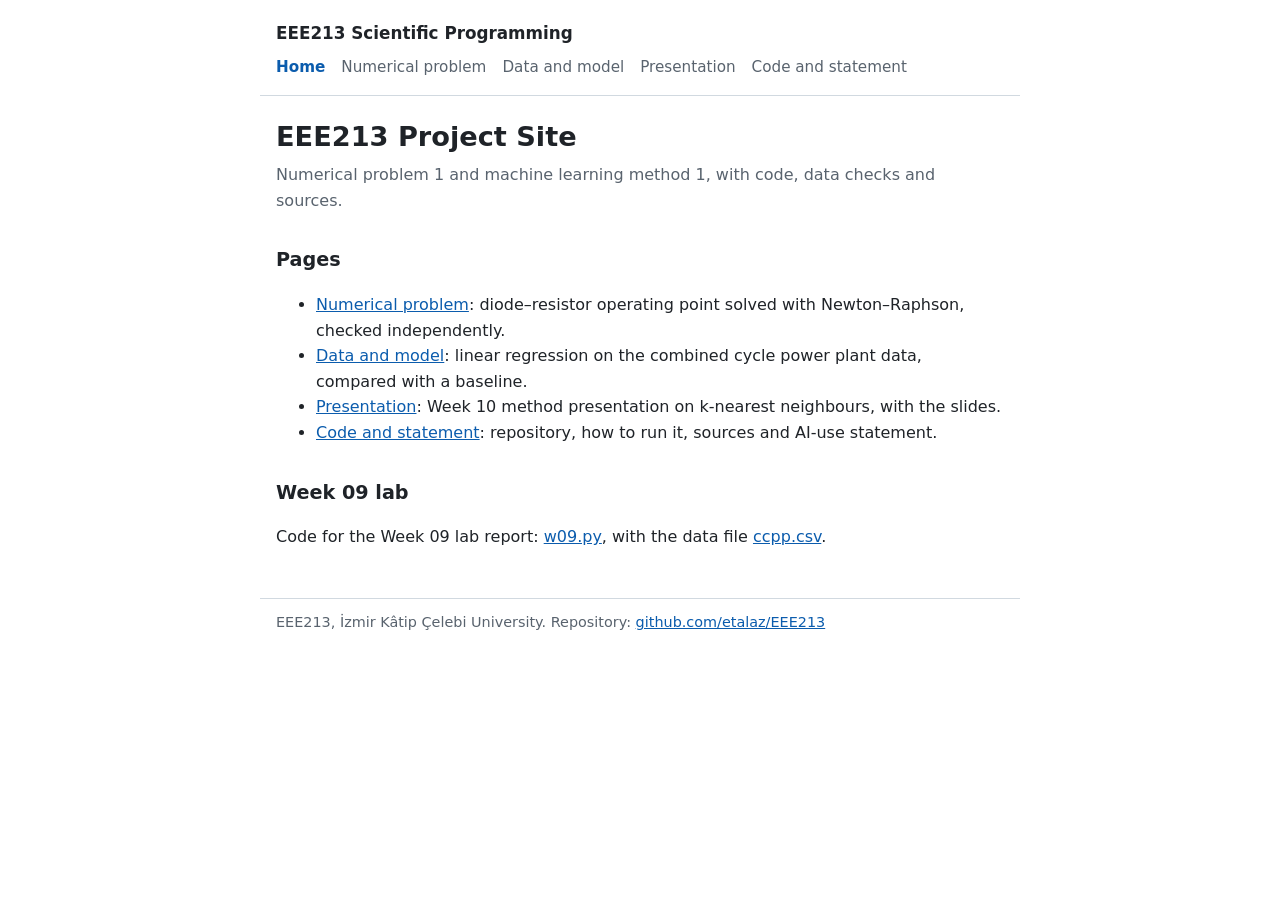
<file: index.html>
<!doctype html>
<html lang="en">
<head>
<meta charset="utf-8">
<meta name="viewport" content="width=device-width, initial-scale=1">
<title>EEE213 Project</title>
<link rel="stylesheet" href="style.css">
</head>
<body>
<header>
  <p class="site-title">EEE213 Scientific Programming</p>
  <nav>
    <a href="index.html" aria-current="page">Home</a>
    <a href="numerical.html">Numerical problem</a>
    <a href="model.html">Data and model</a>
    <a href="presentation.html">Presentation</a>
    <a href="code.html">Code and statement</a>
  </nav>
</header>
<main>
  <h1>EEE213 Project Site</h1>
  <p class="lead">Numerical problem 1 and machine learning method 1, with code, data checks and sources.</p>

  <h2>Pages</h2>
  <ul>
    <li><a href="numerical.html">Numerical problem</a>: diode–resistor operating point solved with Newton–Raphson, checked independently.</li>
    <li><a href="model.html">Data and model</a>: linear regression on the combined cycle power plant data, compared with a baseline.</li>
    <li><a href="presentation.html">Presentation</a>: Week 10 method presentation on k-nearest neighbours, with the slides.</li>
    <li><a href="code.html">Code and statement</a>: repository, how to run it, sources and AI-use statement.</li>
  </ul>

  <h2>Week 09 lab</h2>
  <p>Code for the Week 09 lab report: <a href="w09.py">w09.py</a>, with the data file <a href="ccpp.csv">ccpp.csv</a>.</p>
</main>
<footer>EEE213, İzmir Kâtip Çelebi University. Repository: <a href="https://github.com/etalaz/EEE213">github.com/etalaz/EEE213</a></footer>
</body>
</html>
</file>
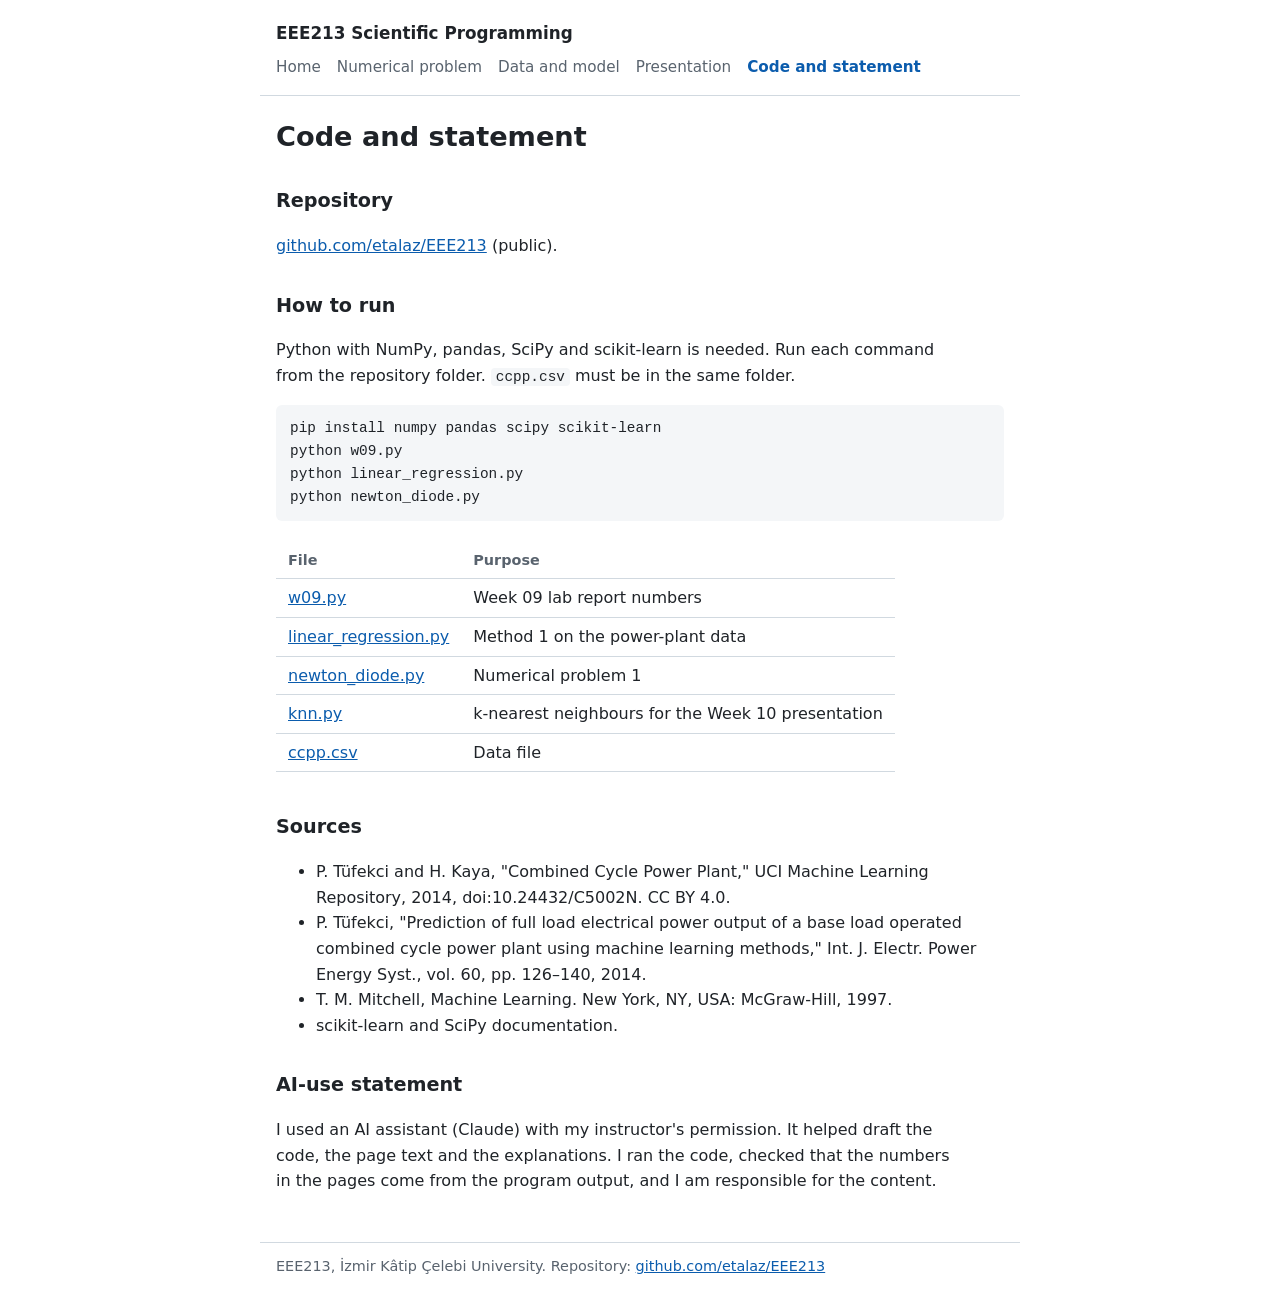
<file: code.html>
<!doctype html>
<html lang="en">
<head>
<meta charset="utf-8">
<meta name="viewport" content="width=device-width, initial-scale=1">
<title>Code and statement</title>
<link rel="stylesheet" href="style.css">
</head>
<body>
<header>
  <p class="site-title">EEE213 Scientific Programming</p>
  <nav>
    <a href="index.html">Home</a>
    <a href="numerical.html">Numerical problem</a>
    <a href="model.html">Data and model</a>
    <a href="presentation.html">Presentation</a>
    <a href="code.html" aria-current="page">Code and statement</a>
  </nav>
</header>
<main>
  <h1>Code and statement</h1>

  <h2>Repository</h2>
  <p><a href="https://github.com/etalaz/EEE213">github.com/etalaz/EEE213</a> (public).</p>

  <h2>How to run</h2>
  <p>Python with NumPy, pandas, SciPy and scikit-learn is needed. Run each command from the repository folder. <code>ccpp.csv</code> must be in the same folder.</p>
<pre><code>pip install numpy pandas scipy scikit-learn
python w09.py
python linear_regression.py
python newton_diode.py</code></pre>
  <div class="table-wrap">
  <table>
    <tr><th>File</th><th>Purpose</th></tr>
    <tr><td><a href="w09.py">w09.py</a></td><td>Week 09 lab report numbers</td></tr>
    <tr><td><a href="linear_regression.py">linear_regression.py</a></td><td>Method 1 on the power-plant data</td></tr>
    <tr><td><a href="newton_diode.py">newton_diode.py</a></td><td>Numerical problem 1</td></tr>
    <tr><td><a href="knn.py">knn.py</a></td><td>k-nearest neighbours for the Week 10 presentation</td></tr>
    <tr><td><a href="ccpp.csv">ccpp.csv</a></td><td>Data file</td></tr>
  </table>
  </div>

  <h2>Sources</h2>
  <ul>
    <li>P. Tüfekci and H. Kaya, "Combined Cycle Power Plant," UCI Machine Learning Repository, 2014, doi:10.24432/C5002N. CC BY 4.0.</li>
    <li>P. Tüfekci, "Prediction of full load electrical power output of a base load operated combined cycle power plant using machine learning methods," Int. J. Electr. Power Energy Syst., vol. 60, pp. 126–140, 2014.</li>
    <li>T. M. Mitchell, Machine Learning. New York, NY, USA: McGraw-Hill, 1997.</li>
    <li>scikit-learn and SciPy documentation.</li>
  </ul>

  <h2>AI-use statement</h2>
  <p>I used an AI assistant (Claude) with my instructor's permission. It helped draft the code, the page text and the explanations. I ran the code, checked that the numbers in the pages come from the program output, and I am responsible for the content.</p>
</main>
<footer>EEE213, İzmir Kâtip Çelebi University. Repository: <a href="https://github.com/etalaz/EEE213">github.com/etalaz/EEE213</a></footer>
</body>
</html>
</file>
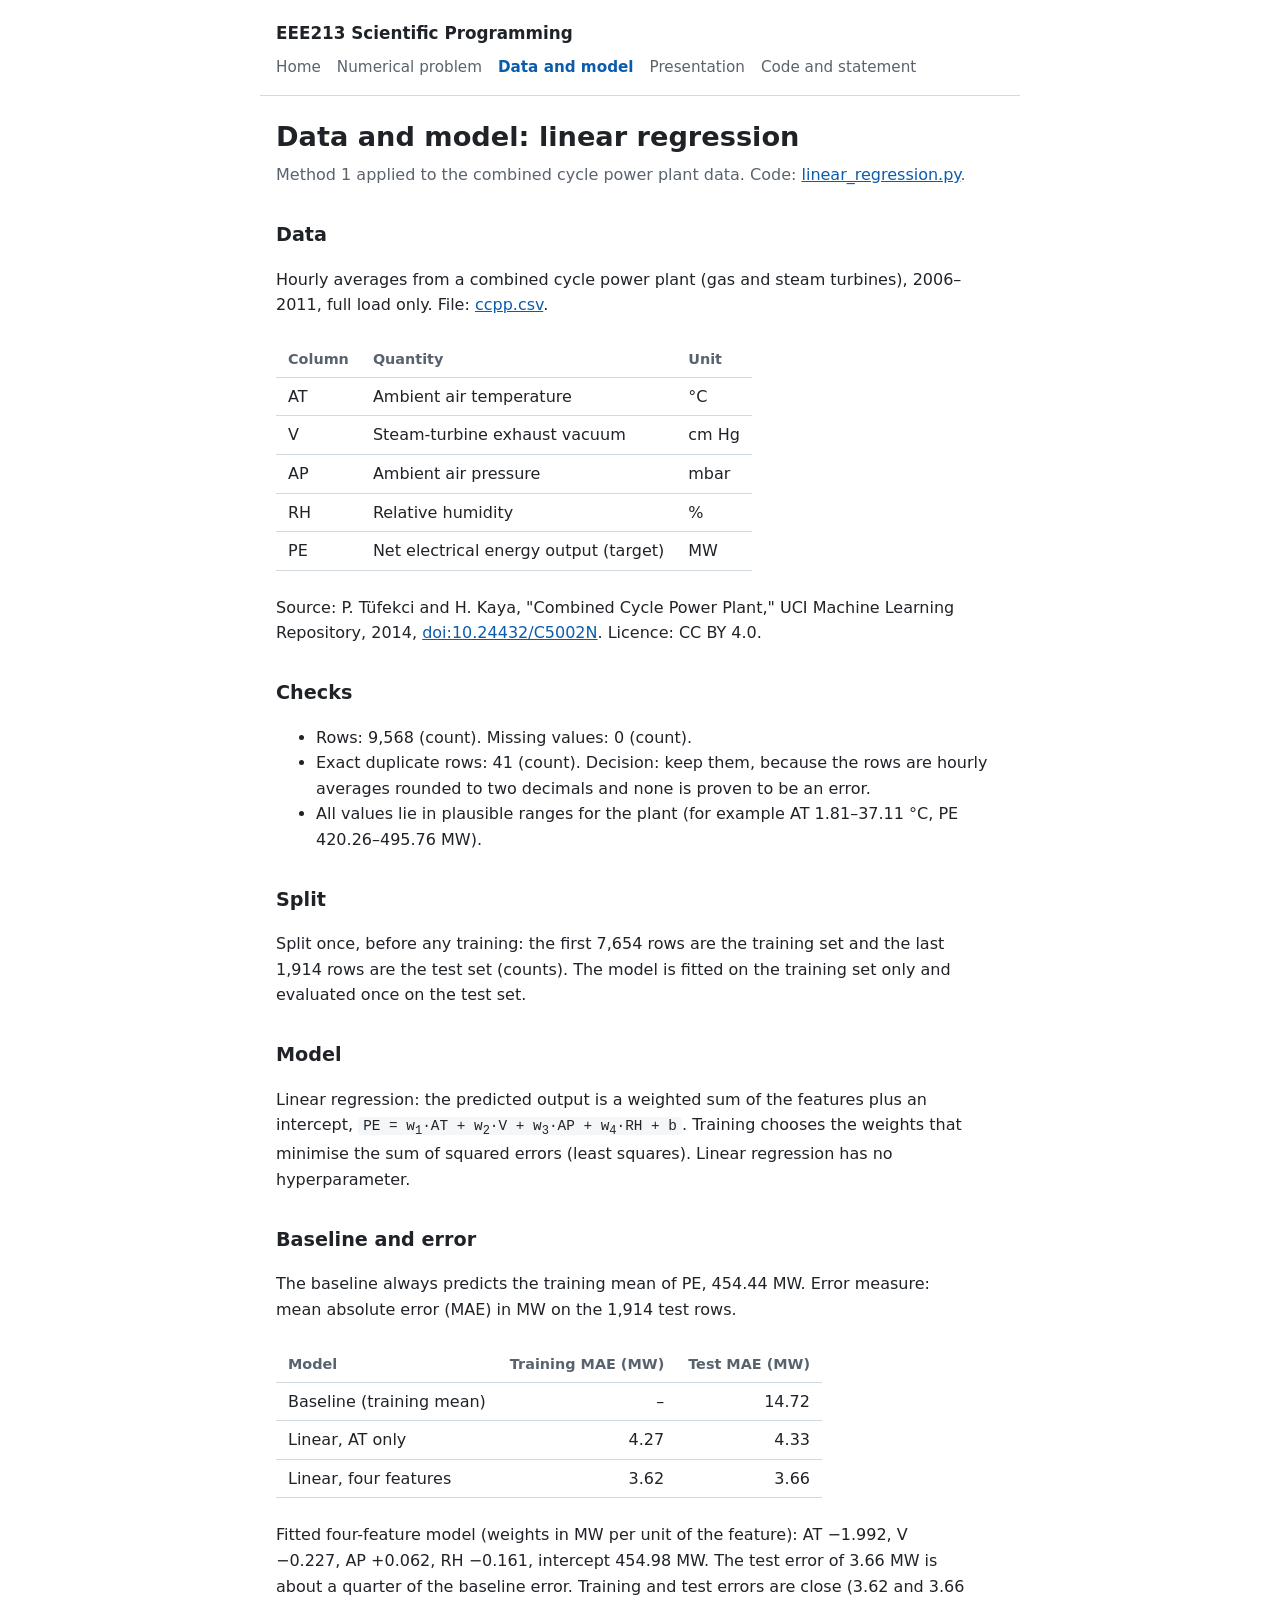
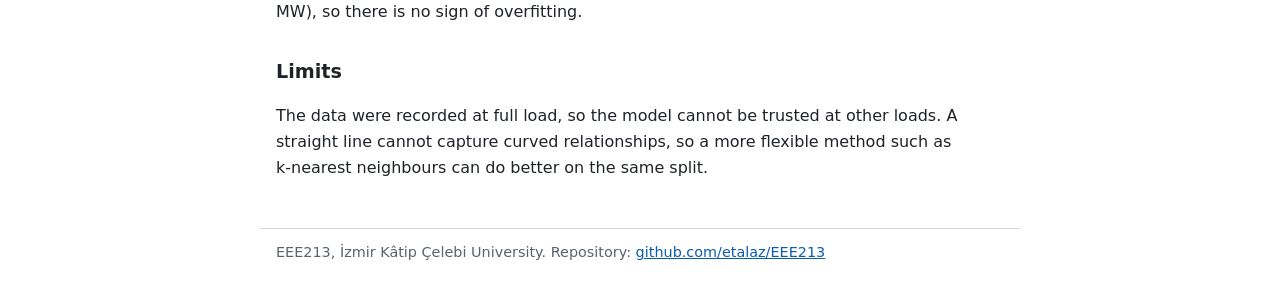
<file: model.html>
<!doctype html>
<html lang="en">
<head>
<meta charset="utf-8">
<meta name="viewport" content="width=device-width, initial-scale=1">
<title>Data and model</title>
<link rel="stylesheet" href="style.css">
</head>
<body>
<header>
  <p class="site-title">EEE213 Scientific Programming</p>
  <nav>
    <a href="index.html">Home</a>
    <a href="numerical.html">Numerical problem</a>
    <a href="model.html" aria-current="page">Data and model</a>
    <a href="presentation.html">Presentation</a>
    <a href="code.html">Code and statement</a>
  </nav>
</header>
<main>
  <h1>Data and model: linear regression</h1>
  <p class="lead">Method 1 applied to the combined cycle power plant data. Code: <a href="linear_regression.py">linear_regression.py</a>.</p>

  <h2>Data</h2>
  <p>Hourly averages from a combined cycle power plant (gas and steam turbines), 2006–2011, full load only. File: <a href="ccpp.csv">ccpp.csv</a>.</p>
  <div class="table-wrap">
  <table>
    <tr><th>Column</th><th>Quantity</th><th>Unit</th></tr>
    <tr><td>AT</td><td>Ambient air temperature</td><td>°C</td></tr>
    <tr><td>V</td><td>Steam-turbine exhaust vacuum</td><td>cm Hg</td></tr>
    <tr><td>AP</td><td>Ambient air pressure</td><td>mbar</td></tr>
    <tr><td>RH</td><td>Relative humidity</td><td>%</td></tr>
    <tr><td>PE</td><td>Net electrical energy output (target)</td><td>MW</td></tr>
  </table>
  </div>
  <p>Source: P. Tüfekci and H. Kaya, "Combined Cycle Power Plant," UCI Machine Learning Repository, 2014, <a href="https://doi.org/10.24432/C5002N">doi:10.24432/C5002N</a>. Licence: CC BY 4.0.</p>

  <h2>Checks</h2>
  <ul>
    <li>Rows: 9,568 (count). Missing values: 0 (count).</li>
    <li>Exact duplicate rows: 41 (count). Decision: keep them, because the rows are hourly averages rounded to two decimals and none is proven to be an error.</li>
    <li>All values lie in plausible ranges for the plant (for example AT 1.81–37.11 °C, PE 420.26–495.76 MW).</li>
  </ul>

  <h2>Split</h2>
  <p>Split once, before any training: the first 7,654 rows are the training set and the last 1,914 rows are the test set (counts). The model is fitted on the training set only and evaluated once on the test set.</p>

  <h2>Model</h2>
  <p>Linear regression: the predicted output is a weighted sum of the features plus an intercept, <code>PE = w<sub>1</sub>·AT + w<sub>2</sub>·V + w<sub>3</sub>·AP + w<sub>4</sub>·RH + b</code>. Training chooses the weights that minimise the sum of squared errors (least squares). Linear regression has no hyperparameter.</p>

  <h2>Baseline and error</h2>
  <p>The baseline always predicts the training mean of PE, 454.44 MW. Error measure: mean absolute error (MAE) in MW on the 1,914 test rows.</p>
  <div class="table-wrap">
  <table>
    <tr><th>Model</th><th class="num">Training MAE (MW)</th><th class="num">Test MAE (MW)</th></tr>
    <tr><td>Baseline (training mean)</td><td class="num">–</td><td class="num">14.72</td></tr>
    <tr><td>Linear, AT only</td><td class="num">4.27</td><td class="num">4.33</td></tr>
    <tr><td>Linear, four features</td><td class="num">3.62</td><td class="num">3.66</td></tr>
  </table>
  </div>
  <p>Fitted four-feature model (weights in MW per unit of the feature): AT −1.992, V −0.227, AP +0.062, RH −0.161, intercept 454.98 MW. The test error of 3.66 MW is about a quarter of the baseline error. Training and test errors are close (3.62 and 3.66 MW), so there is no sign of overfitting.</p>

  <h2>Limits</h2>
  <p>The data were recorded at full load, so the model cannot be trusted at other loads. A straight line cannot capture curved relationships, so a more flexible method such as k-nearest neighbours can do better on the same split.</p>
</main>
<footer>EEE213, İzmir Kâtip Çelebi University. Repository: <a href="https://github.com/etalaz/EEE213">github.com/etalaz/EEE213</a></footer>
</body>
</html>
</file>
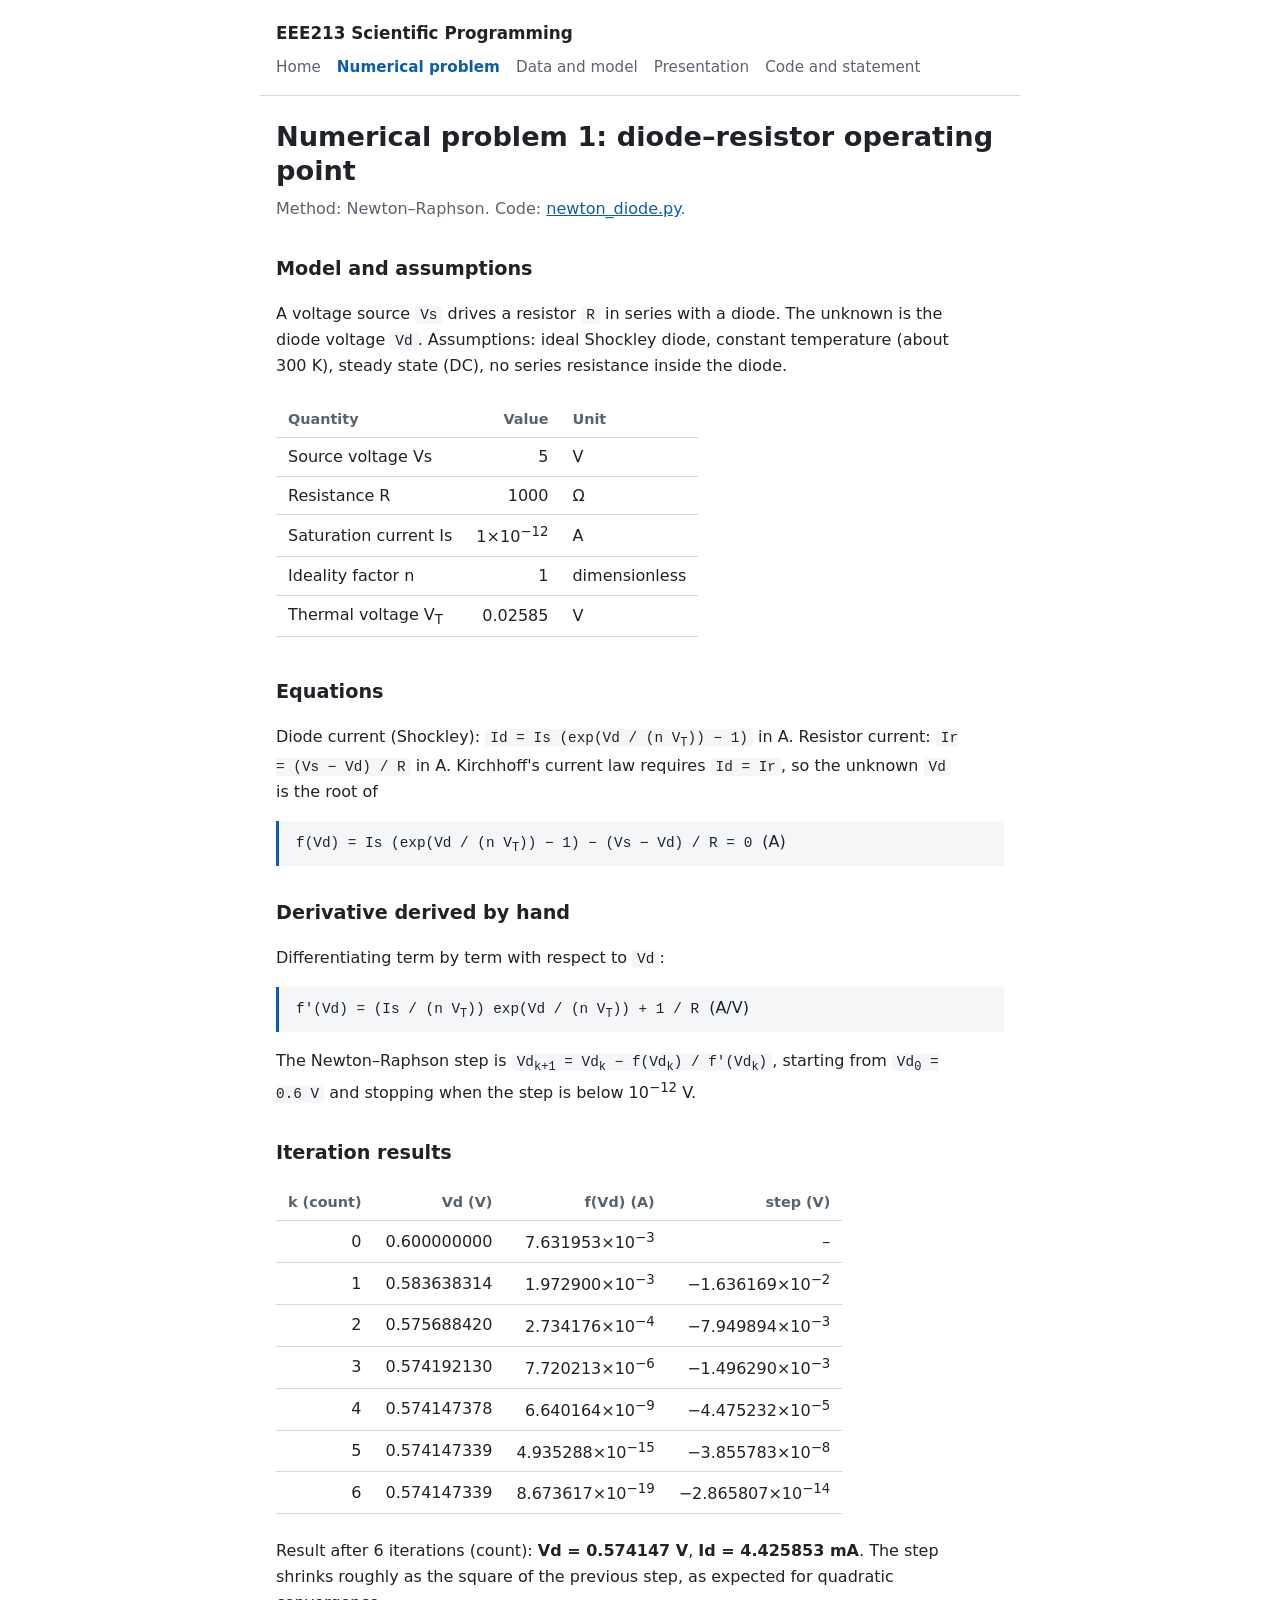
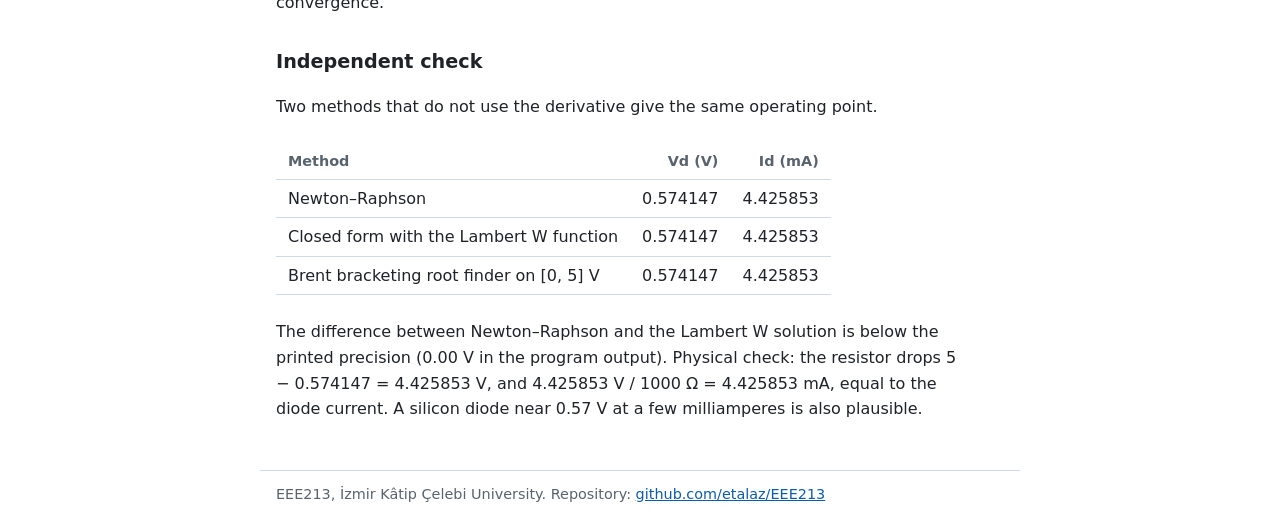
<file: numerical.html>
<!doctype html>
<html lang="en">
<head>
<meta charset="utf-8">
<meta name="viewport" content="width=device-width, initial-scale=1">
<title>Numerical problem</title>
<link rel="stylesheet" href="style.css">
</head>
<body>
<header>
  <p class="site-title">EEE213 Scientific Programming</p>
  <nav>
    <a href="index.html">Home</a>
    <a href="numerical.html" aria-current="page">Numerical problem</a>
    <a href="model.html">Data and model</a>
    <a href="presentation.html">Presentation</a>
    <a href="code.html">Code and statement</a>
  </nav>
</header>
<main>
  <h1>Numerical problem 1: diode–resistor operating point</h1>
  <p class="lead">Method: Newton–Raphson. Code: <a href="newton_diode.py">newton_diode.py</a>.</p>

  <h2>Model and assumptions</h2>
  <p>A voltage source <code>Vs</code> drives a resistor <code>R</code> in series with a diode. The unknown is the diode voltage <code>Vd</code>. Assumptions: ideal Shockley diode, constant temperature (about 300 K), steady state (DC), no series resistance inside the diode.</p>
  <div class="table-wrap">
  <table>
    <tr><th>Quantity</th><th class="num">Value</th><th>Unit</th></tr>
    <tr><td>Source voltage Vs</td><td class="num">5</td><td>V</td></tr>
    <tr><td>Resistance R</td><td class="num">1000</td><td>Ω</td></tr>
    <tr><td>Saturation current Is</td><td class="num">1×10<sup>−12</sup></td><td>A</td></tr>
    <tr><td>Ideality factor n</td><td class="num">1</td><td>dimensionless</td></tr>
    <tr><td>Thermal voltage V<sub>T</sub></td><td class="num">0.02585</td><td>V</td></tr>
  </table>
  </div>

  <h2>Equations</h2>
  <p>Diode current (Shockley): <code>Id = Is (exp(Vd / (n V<sub>T</sub>)) − 1)</code> in A. Resistor current: <code>Ir = (Vs − Vd) / R</code> in A. Kirchhoff's current law requires <code>Id = Ir</code>, so the unknown <code>Vd</code> is the root of</p>
  <div class="eq"><code>f(Vd) = Is (exp(Vd / (n V<sub>T</sub>)) − 1) − (Vs − Vd) / R = 0</code> (A)</div>

  <h2>Derivative derived by hand</h2>
  <p>Differentiating term by term with respect to <code>Vd</code>:</p>
  <div class="eq"><code>f′(Vd) = (Is / (n V<sub>T</sub>)) exp(Vd / (n V<sub>T</sub>)) + 1 / R</code> (A/V)</div>
  <p>The Newton–Raphson step is <code>Vd<sub>k+1</sub> = Vd<sub>k</sub> − f(Vd<sub>k</sub>) / f′(Vd<sub>k</sub>)</code>, starting from <code>Vd<sub>0</sub> = 0.6 V</code> and stopping when the step is below 10<sup>−12</sup> V.</p>

  <h2>Iteration results</h2>
  <div class="table-wrap">
  <table>
    <tr><th class="num">k (count)</th><th class="num">Vd (V)</th><th class="num">f(Vd) (A)</th><th class="num">step (V)</th></tr>
    <tr><td class="num">0</td><td class="num">0.600000000</td><td class="num">7.631953×10<sup>−3</sup></td><td class="num">–</td></tr>
    <tr><td class="num">1</td><td class="num">0.583638314</td><td class="num">1.972900×10<sup>−3</sup></td><td class="num">−1.636169×10<sup>−2</sup></td></tr>
    <tr><td class="num">2</td><td class="num">0.575688420</td><td class="num">2.734176×10<sup>−4</sup></td><td class="num">−7.949894×10<sup>−3</sup></td></tr>
    <tr><td class="num">3</td><td class="num">0.574192130</td><td class="num">7.720213×10<sup>−6</sup></td><td class="num">−1.496290×10<sup>−3</sup></td></tr>
    <tr><td class="num">4</td><td class="num">0.574147378</td><td class="num">6.640164×10<sup>−9</sup></td><td class="num">−4.475232×10<sup>−5</sup></td></tr>
    <tr><td class="num">5</td><td class="num">0.574147339</td><td class="num">4.935288×10<sup>−15</sup></td><td class="num">−3.855783×10<sup>−8</sup></td></tr>
    <tr><td class="num">6</td><td class="num">0.574147339</td><td class="num">8.673617×10<sup>−19</sup></td><td class="num">−2.865807×10<sup>−14</sup></td></tr>
  </table>
  </div>
  <p>Result after 6 iterations (count): <strong>Vd = 0.574147 V</strong>, <strong>Id = 4.425853 mA</strong>. The step shrinks roughly as the square of the previous step, as expected for quadratic convergence.</p>

  <h2>Independent check</h2>
  <p>Two methods that do not use the derivative give the same operating point.</p>
  <div class="table-wrap">
  <table>
    <tr><th>Method</th><th class="num">Vd (V)</th><th class="num">Id (mA)</th></tr>
    <tr><td>Newton–Raphson</td><td class="num">0.574147</td><td class="num">4.425853</td></tr>
    <tr><td>Closed form with the Lambert W function</td><td class="num">0.574147</td><td class="num">4.425853</td></tr>
    <tr><td>Brent bracketing root finder on [0, 5] V</td><td class="num">0.574147</td><td class="num">4.425853</td></tr>
  </table>
  </div>
  <p>The difference between Newton–Raphson and the Lambert W solution is below the printed precision (0.00 V in the program output). Physical check: the resistor drops 5 − 0.574147 = 4.425853 V, and 4.425853 V / 1000 Ω = 4.425853 mA, equal to the diode current. A silicon diode near 0.57 V at a few milliamperes is also plausible.</p>
</main>
<footer>EEE213, İzmir Kâtip Çelebi University. Repository: <a href="https://github.com/etalaz/EEE213">github.com/etalaz/EEE213</a></footer>
</body>
</html>
</file>
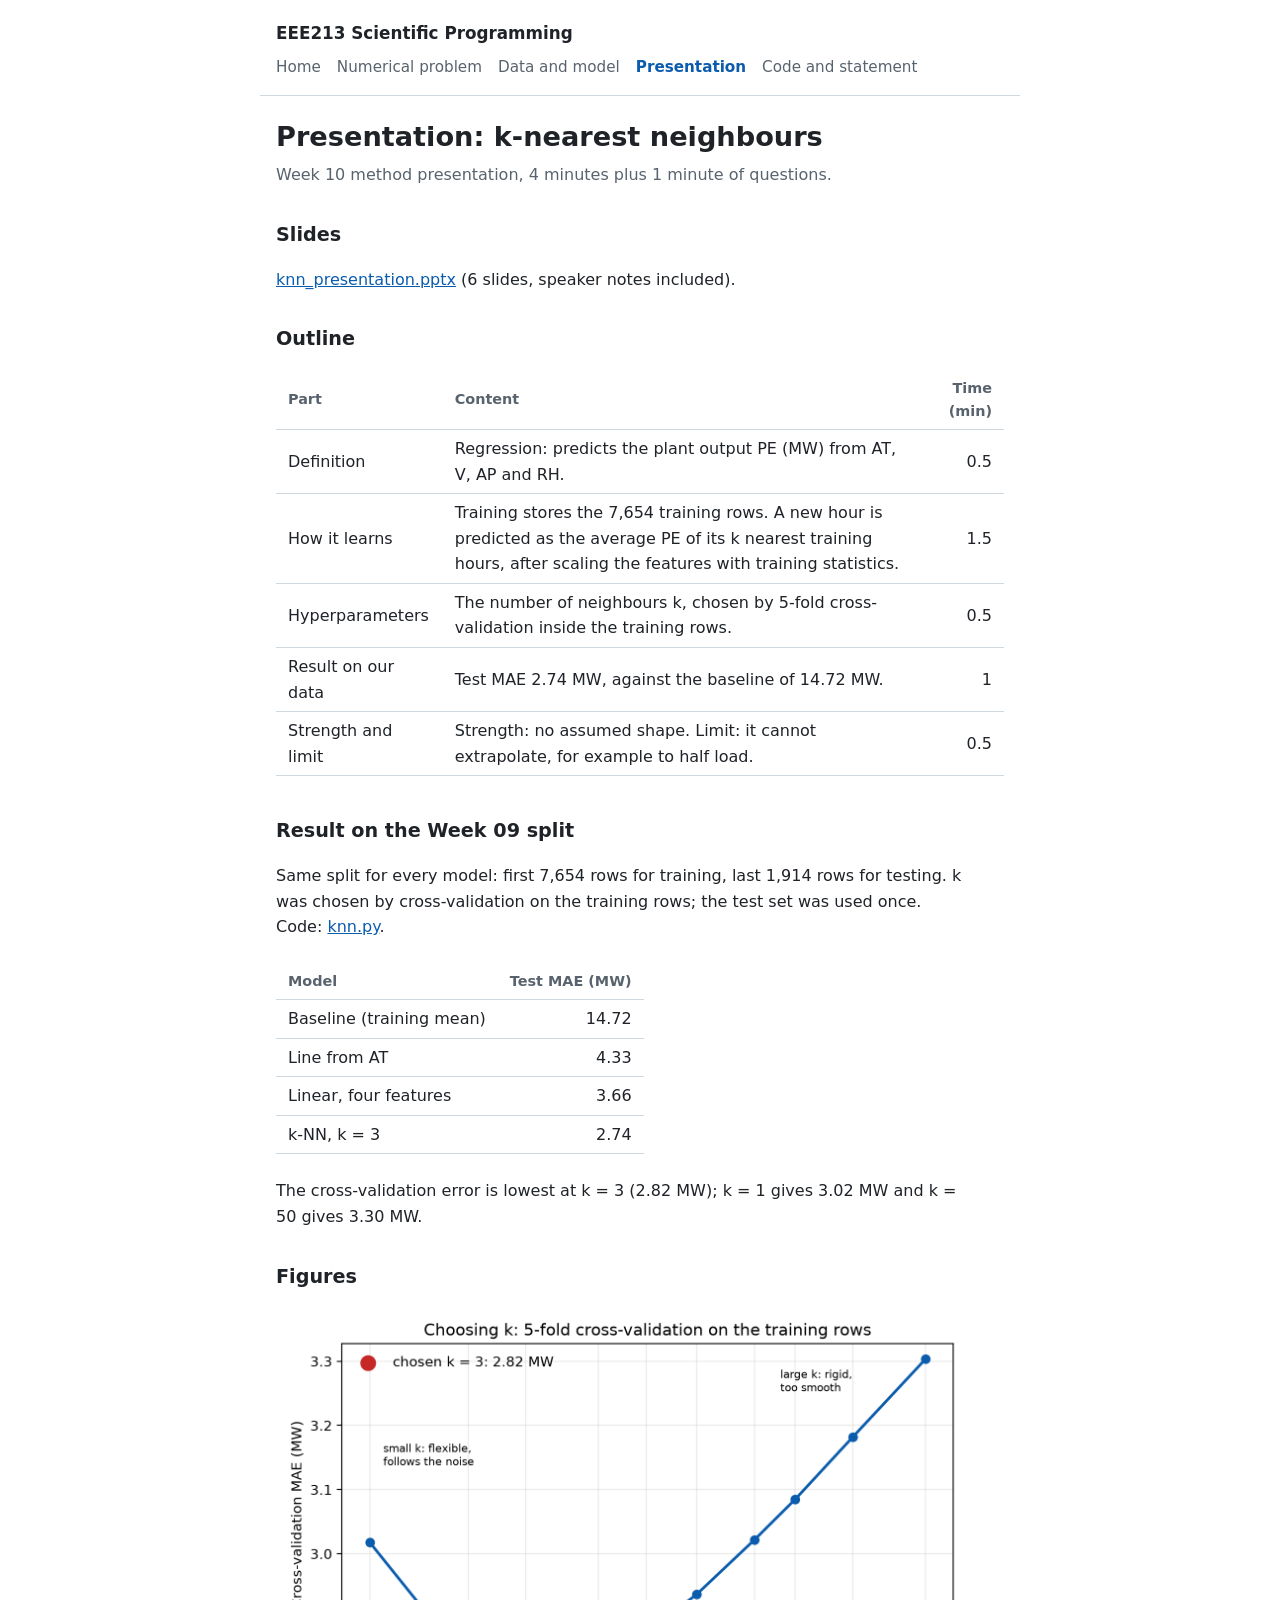
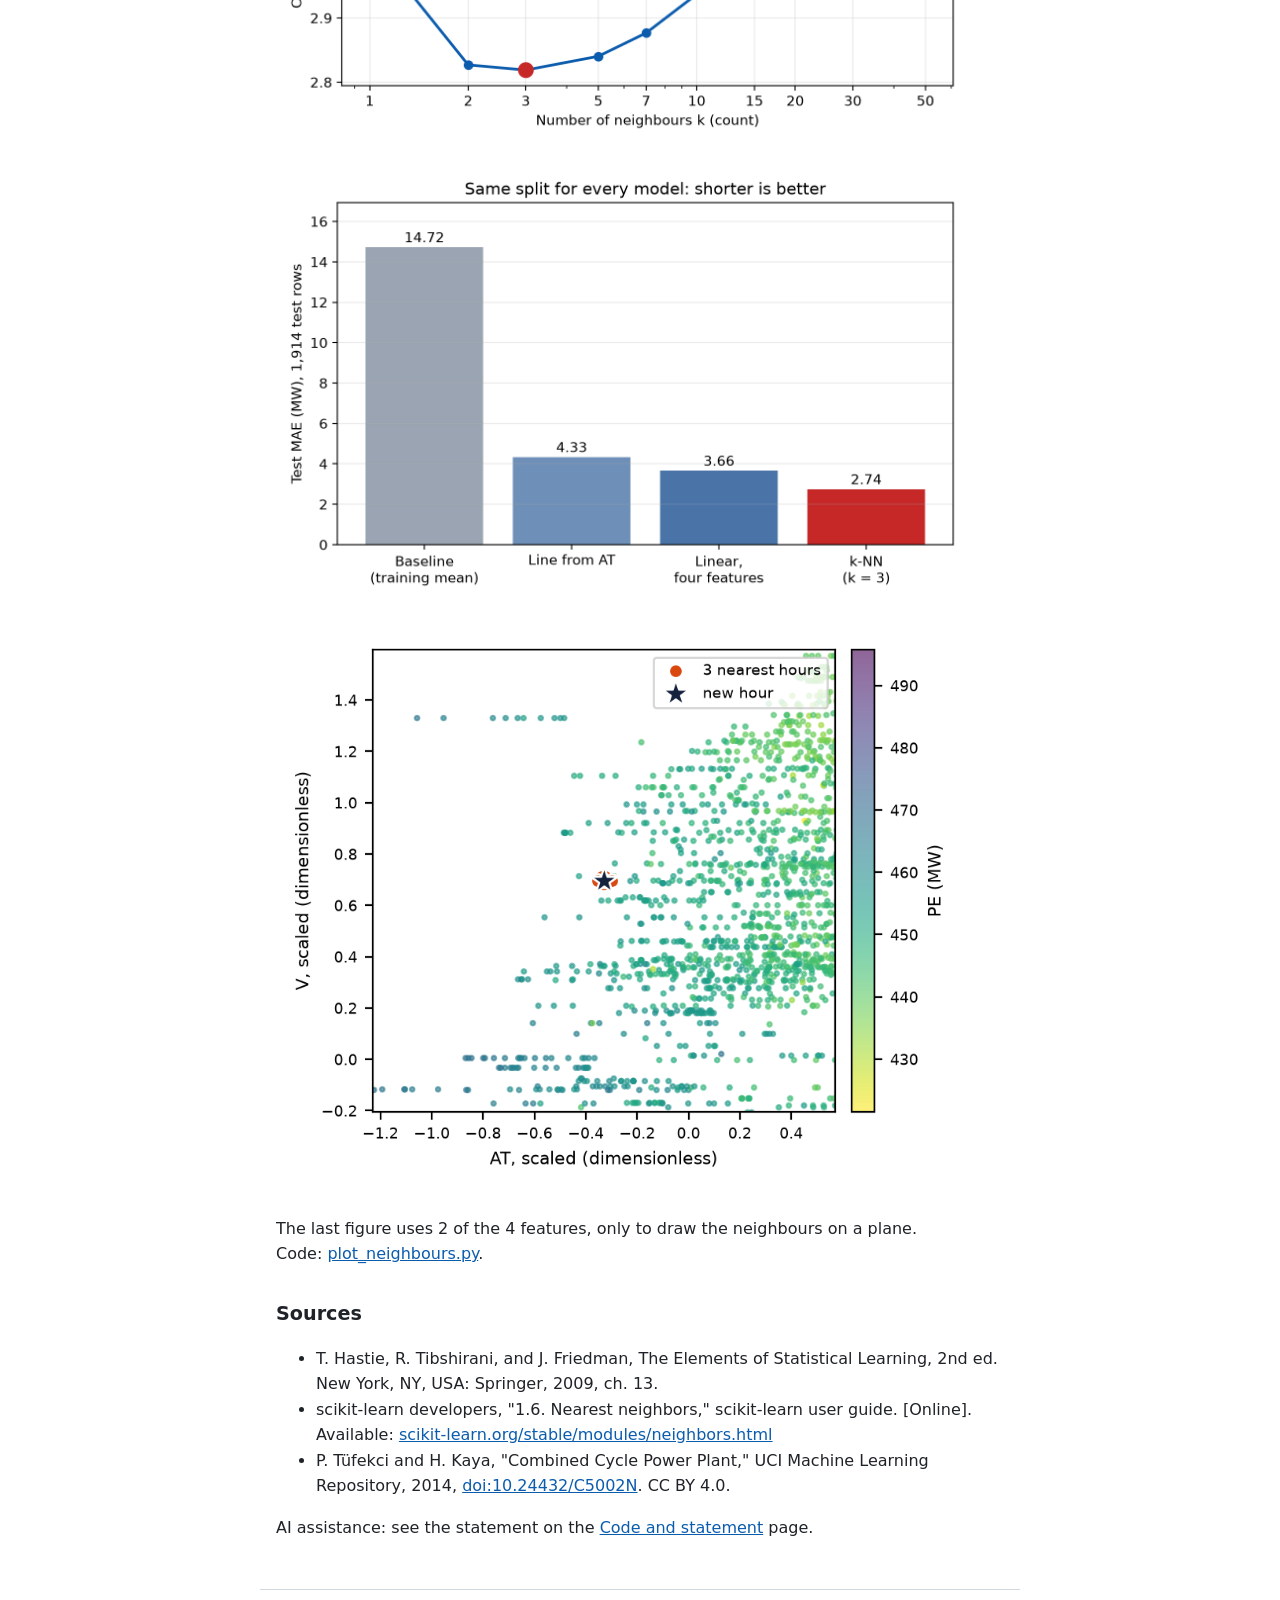
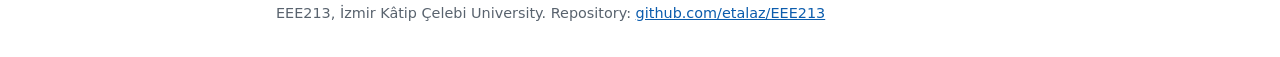
<file: presentation.html>
<!doctype html>
<html lang="en">
<head>
<meta charset="utf-8">
<meta name="viewport" content="width=device-width, initial-scale=1">
<title>Presentation</title>
<link rel="stylesheet" href="style.css">
</head>
<body>
<header>
  <p class="site-title">EEE213 Scientific Programming</p>
  <nav>
    <a href="index.html">Home</a>
    <a href="numerical.html">Numerical problem</a>
    <a href="model.html">Data and model</a>
    <a href="presentation.html" aria-current="page">Presentation</a>
    <a href="code.html">Code and statement</a>
  </nav>
</header>
<main>
  <h1>Presentation: k-nearest neighbours</h1>
  <p class="lead">Week 10 method presentation, 4 minutes plus 1 minute of questions.</p>

  <h2>Slides</h2>
  <p><a href="knn_presentation.pptx">knn_presentation.pptx</a> (6 slides, speaker notes included).</p>

  <h2>Outline</h2>
  <div class="table-wrap">
  <table>
    <tr><th>Part</th><th>Content</th><th class="num">Time (min)</th></tr>
    <tr><td>Definition</td><td>Regression: predicts the plant output PE (MW) from AT, V, AP and RH.</td><td class="num">0.5</td></tr>
    <tr><td>How it learns</td><td>Training stores the 7,654 training rows. A new hour is predicted as the average PE of its k nearest training hours, after scaling the features with training statistics.</td><td class="num">1.5</td></tr>
    <tr><td>Hyperparameters</td><td>The number of neighbours k, chosen by 5-fold cross-validation inside the training rows.</td><td class="num">0.5</td></tr>
    <tr><td>Result on our data</td><td>Test MAE 2.74 MW, against the baseline of 14.72 MW.</td><td class="num">1</td></tr>
    <tr><td>Strength and limit</td><td>Strength: no assumed shape. Limit: it cannot extrapolate, for example to half load.</td><td class="num">0.5</td></tr>
  </table>
  </div>

  <h2>Result on the Week 09 split</h2>
  <p>Same split for every model: first 7,654 rows for training, last 1,914 rows for testing. k was chosen by cross-validation on the training rows; the test set was used once. Code: <a href="knn.py">knn.py</a>.</p>
  <div class="table-wrap">
  <table>
    <tr><th>Model</th><th class="num">Test MAE (MW)</th></tr>
    <tr><td>Baseline (training mean)</td><td class="num">14.72</td></tr>
    <tr><td>Line from AT</td><td class="num">4.33</td></tr>
    <tr><td>Linear, four features</td><td class="num">3.66</td></tr>
    <tr><td>k-NN, k = 3</td><td class="num">2.74</td></tr>
  </table>
  </div>
  <p>The cross-validation error is lowest at k = 3 (2.82 MW); k = 1 gives 3.02 MW and k = 50 gives 3.30 MW.</p>

  <h2>Figures</h2>
  <p><img src="knn_cv_curve.png" alt="Cross-validation MAE against the number of neighbours k, lowest at k equal to 3" style="max-width:100%;height:auto"></p>
  <p><img src="knn_comparison.png" alt="Test MAE: baseline 14.72, line from AT 4.33, linear four features 3.66, k-NN 2.74 MW" style="max-width:100%;height:auto"></p>
  <p><img src="knn_neighbours.png" alt="Training hours in scaled AT and V coloured by output, with a new hour and its 3 nearest hours circled" style="max-width:100%;height:auto"></p>
  <p>The last figure uses 2 of the 4 features, only to draw the neighbours on a plane. Code: <a href="plot_neighbours.py">plot_neighbours.py</a>.</p>

  <h2>Sources</h2>
  <ul>
    <li>T. Hastie, R. Tibshirani, and J. Friedman, The Elements of Statistical Learning, 2nd ed. New York, NY, USA: Springer, 2009, ch. 13.</li>
    <li>scikit-learn developers, "1.6. Nearest neighbors," scikit-learn user guide. [Online]. Available: <a href="https://scikit-learn.org/stable/modules/neighbors.html">scikit-learn.org/stable/modules/neighbors.html</a></li>
    <li>P. Tüfekci and H. Kaya, "Combined Cycle Power Plant," UCI Machine Learning Repository, 2014, <a href="https://doi.org/10.24432/C5002N">doi:10.24432/C5002N</a>. CC BY 4.0.</li>
  </ul>
  <p>AI assistance: see the statement on the <a href="code.html">Code and statement</a> page.</p>
</main>
<footer>EEE213, İzmir Kâtip Çelebi University. Repository: <a href="https://github.com/etalaz/EEE213">github.com/etalaz/EEE213</a></footer>
</body>
</html>
</file>
<file: style.css>
:root {
  --bg: #ffffff;
  --text: #1f2328;
  --muted: #59636e;
  --line: #d1d9e0;
  --accent: #0b5cad;
  --code-bg: #f4f6f8;
}
@media (prefers-color-scheme: dark) {
  :root {
    --bg: #0d1117;
    --text: #e6edf3;
    --muted: #9198a1;
    --line: #30363d;
    --accent: #58a6ff;
    --code-bg: #161b22;
  }
}
* { box-sizing: border-box; }
body {
  margin: 0;
  background: var(--bg);
  color: var(--text);
  font: 16px/1.6 system-ui, -apple-system, "Segoe UI", Roboto, sans-serif;
}
header, main, footer { max-width: 760px; margin: 0 auto; padding: 0 16px; }
header { padding-top: 20px; padding-bottom: 8px; border-bottom: 1px solid var(--line); }
header .site-title { font-weight: 700; font-size: 1.05rem; margin: 0 0 8px; }
nav { display: flex; flex-wrap: wrap; gap: 4px 16px; padding-bottom: 8px; }
nav a { color: var(--muted); text-decoration: none; font-size: 0.95rem; }
nav a:hover, nav a[aria-current="page"] { color: var(--accent); }
nav a[aria-current="page"] { font-weight: 600; }
main { padding-top: 24px; padding-bottom: 32px; }
h1 { font-size: 1.7rem; line-height: 1.25; margin: 0 0 8px; }
h2 { font-size: 1.2rem; margin: 32px 0 8px; }
p, li { max-width: 68ch; }
a { color: var(--accent); }
.lead { color: var(--muted); margin-top: 0; }
code, pre { font-family: ui-monospace, "Cascadia Code", Consolas, monospace; font-size: 0.9rem; }
code { background: var(--code-bg); padding: 1px 5px; border-radius: 4px; }
pre { background: var(--code-bg); padding: 12px 14px; border-radius: 6px; overflow-x: auto; }
pre code { background: none; padding: 0; }
.table-wrap { overflow-x: auto; }
table { border-collapse: collapse; margin: 8px 0; min-width: 320px; }
th, td { border-bottom: 1px solid var(--line); padding: 6px 12px; text-align: left; }
th { color: var(--muted); font-weight: 600; font-size: 0.9rem; }
td.num, th.num { text-align: right; font-variant-numeric: tabular-nums; }
.eq { margin: 8px 0; padding: 8px 12px; border-left: 3px solid var(--accent); background: var(--code-bg); }
footer { padding-bottom: 32px; color: var(--muted); font-size: 0.9rem; border-top: 1px solid var(--line); padding-top: 12px; }
</file>
